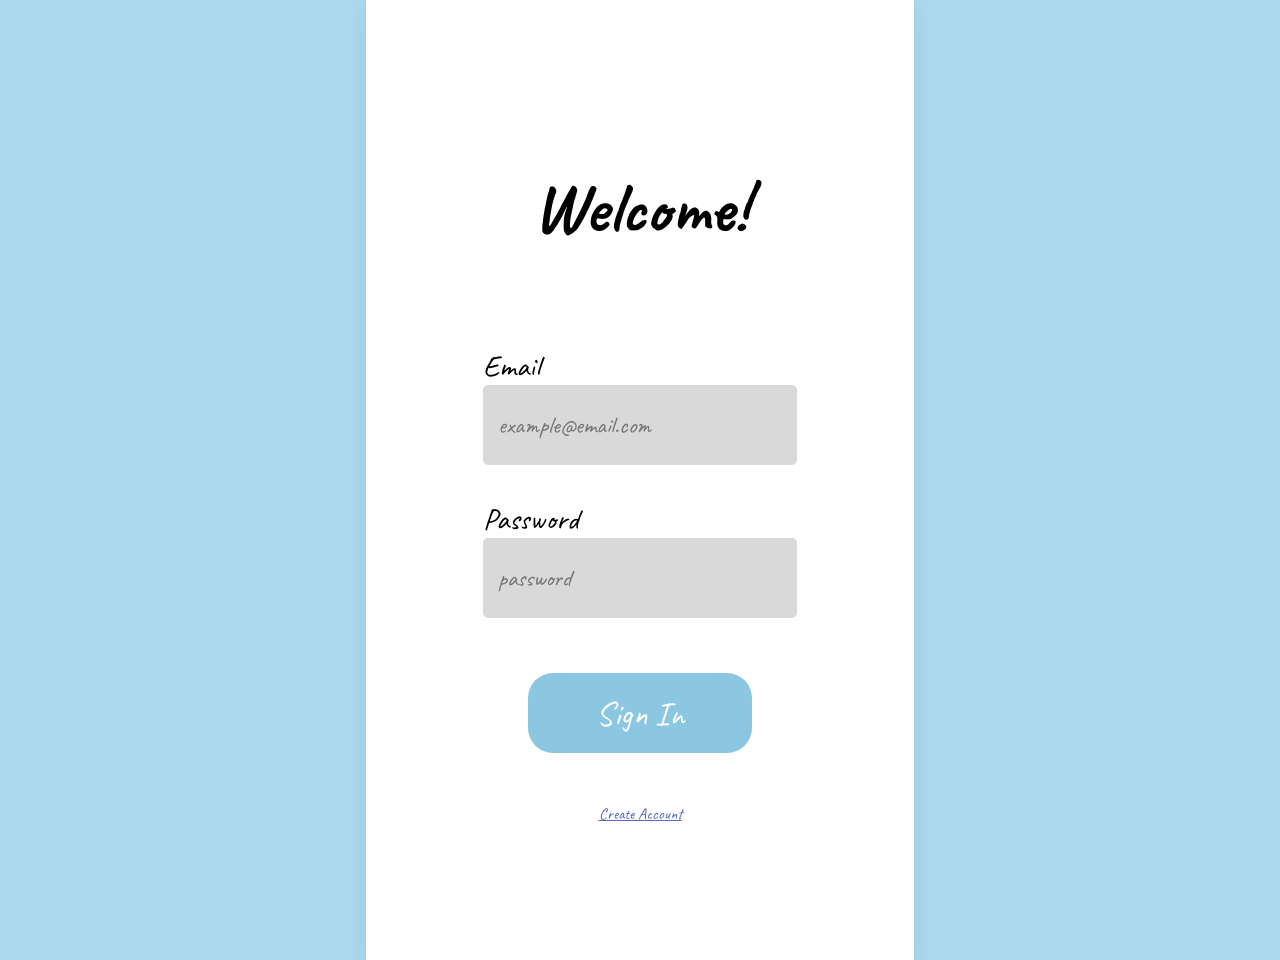
<file: src/pages/contactPage.html>
<!doctype html>
<html lang="en">
<head>
  <meta charset="utf-8">
  <meta name="viewport" content="width=device-width, initial-scale=1">
  <title> Individual Contact</title>
  <link rel="stylesheet" href="../assets/fonts.css">
  <link rel="stylesheet" href="../styles/contact.css">
</head>

<body class="contact-page">
  <div class="screen-card">
    <div class="header">
      <a class="back-button" id="backButton" href="homePage.html" aria-label="Back to home page">Back</a>
      <a class="edit-button" href="editPage.html" aria-label="Edit contact">
        <img src="../assets/Edit.png" alt="Edit" width="30" height="30">
      </a>
    </div>

    <div class="form-body">
      <div class="contact-name" id="contactName">Loading contact...</div>

      <div class="info-row">
        <span class="info-label">Phone Number:</span>
        <span class="info-value" id="numberInput">Loading...</span>
      </div>

      <div class="info-row email-row">
        <span class="info-label">Email:</span>
        <span class="info-value" id="emailInput">Loading...</span>
      </div>

      <div class="info-row date-block">
        <span class="info-label">Date Created:</span>
        <span class="info-value" id="dateCreated">Loading...</span>
      </div>

    </div>
  </div>
  <script src="../js/contact.js"></script>
</body>
</html>
</file>
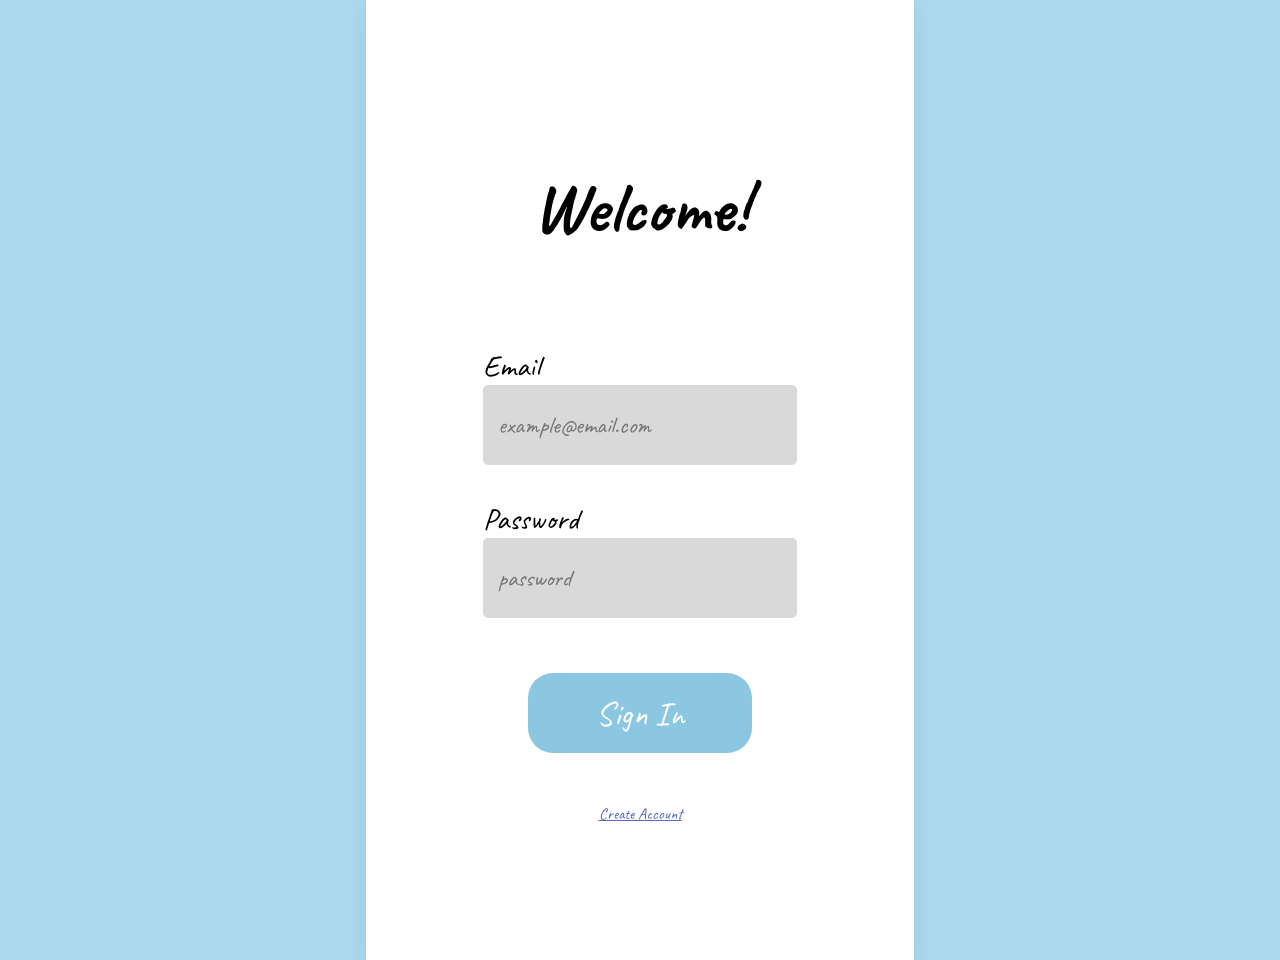
<file: src/pages/homePage.html>
<!--AI-assisted: Initial implementation suggested by Google Gemini (reviewed and modified)-->
<!DOCTYPE html>
<html lang="en">
    <head>
        <meta charset="UTF-8">
        <meta name="viewport" content="width=device-width, initial-scale=1.0">
        <title>Home Page</title>
        <link rel="stylesheet" href="../assets/fonts.css">
        <link rel="stylesheet" href="../styles/home.css">
    </head>
    <body>
            <div class="container">
                <!--Search bar--> 
                <header class="top-bar">
                    <div class="search-wrapper">
                        <img src="../assets/search.png" alt="Search" class="search-icon" width="30" height="30">
                        <input type="search" id="searchInput" class="search-box" placeholder="Search">
                    </div>
                    <a href="#" id="addContactBtn" class="add-btn" aria-label="Add contact">+</a>
                </header>

                <!--User Profile Banner-->
                <div class="profile-banner">
                <div class="profile-info">
                    <span class="star-icon">★</span>
                    <span id="userNameDisplay" class="user-name">Your Name</span>
                </div>
                <a href="contactPage.html" class="arrow-btn" aria-label="View profile">&gt;</a>
                </div>

                <!--Section Header-->
                <div class="section-header">
                <h2>Contacts</h2>
                </div>

                <!--Scrollable Contact List-->
                <div id="contactList" class="contacts-list"></div>
            </div>
    <script src="../js/home.js"></script>
    </body>
</html>
</file>
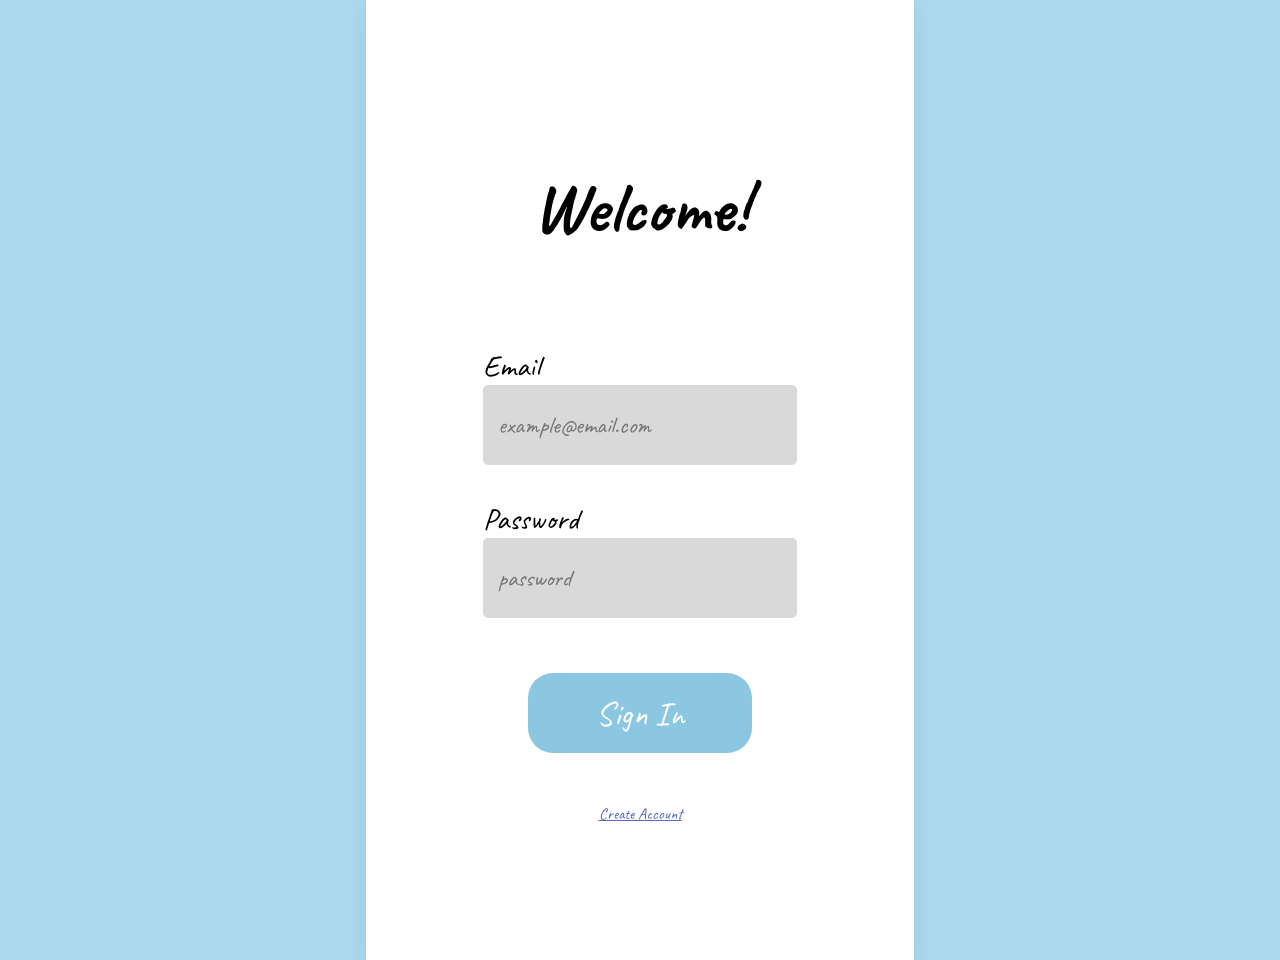
<file: src/pages/loginPage.html>
<!DOCTYPE html>
<html lang="en">
    <head>
        <meta charset="utf-8">
        <meta name="viewport" content="width=device-width, initial-scale=1">
        <title>Contact App</title>
    
        <link rel="stylesheet" href="../styles/login.css">
        <link rel="stylesheet" href="../assets/fonts.css">
    </head>
    <body>

        <div class="white-container">
            <div class="header">
                <h2>Welcome!</h2>
            </div>

            <!-- Required user information input boxes -->
            <div class="text-input">
                <label for="login-email-box">Email</label>
                <input type="text" id="login-email-box" name="email" placeholder="example@email.com">
            </div>

            <div class="text-input">
                <label for="login-password-box">Password</label>
                <input type="password" id="login-password-box" name="password" placeholder="password">
            </div>

            <!-- Appears if a box is left blank or incorrect user credentials -->
            <p id="incorrect-login-alert">Incorrect username or password.</p>

            <button class="submit-button" onclick="loginValidation()">Sign In</button>
            <p class="page-link"><a href="signupPage.html">Create Account</a></p>

        </div>

        <script src="../js/login.js"></script>

    </body>
</html>
</file>
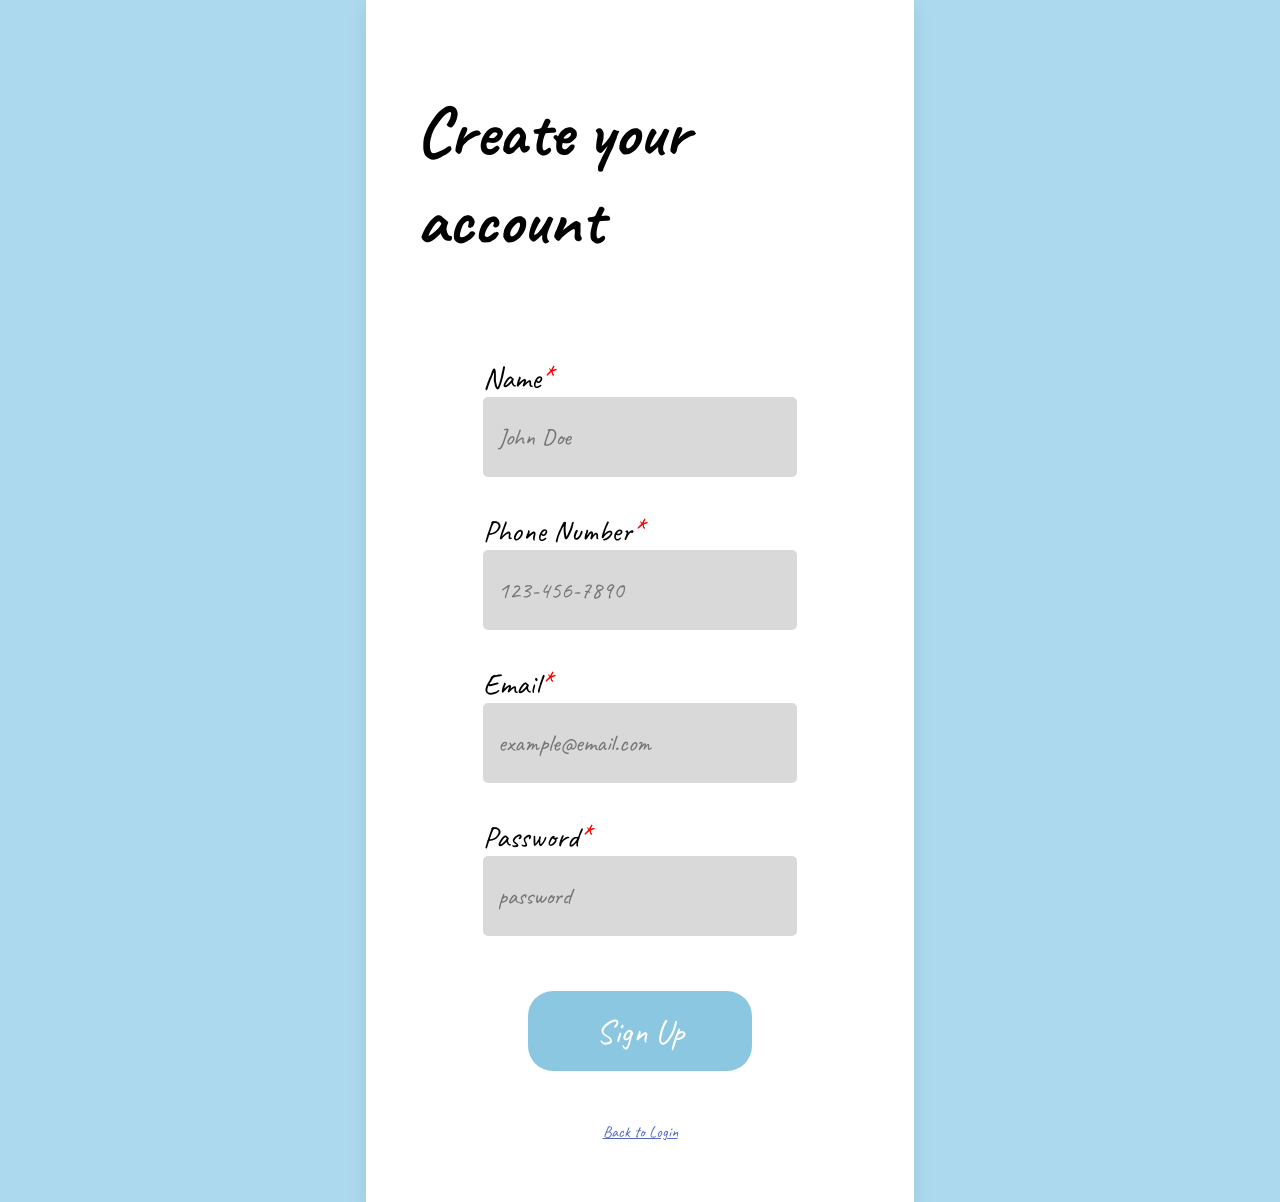
<file: src/pages/signupPage.html>
<!DOCTYPE html>
<html lang="en">
    <head>
        <meta charset="utf-8">
        <meta name="viewport" content="width=device-width, initial-scale=1">
        <title>Contact App</title>
    
        <link rel="stylesheet" href="../styles/login.css">
        <link rel="stylesheet" href="../assets/fonts.css">
    </head>
    <body>

        <div class="white-container">
            <div class="header">
                <h2>Create your account</h2>
            </div>

            <!-- Required user information input boxes -->
            <div class="text-input">
                <label for="name-box">Name<span style="color: red;">*</span></label>
                <input type="text" id="name-box" name="name" placeholder="John Doe">
            </div>

            <div class="text-input">
                <label for="phoneNum-box">Phone Number<span style="color: red;">*</span></label>
                <input type="text" id="phoneNum-box" name="phoneNumber" placeholder="123-456-7890">
            </div>

            <div class="text-input">
                <label for="signup-email-box">Email<span style="color: red;">*</span></label>
                <input type="text" id="signup-email-box" name="email" placeholder="example@email.com">
            </div>

            <div class="text-input">
                <label for="signup-password-box">Password<span style="color: red;">*</span></label>
                <input type="text" id="signup-password-box" name="password" placeholder="password">
            </div>

            <!-- Appears if a box is left blank; changes to a success alert if account created successfully -->
            <p id="signup-alert">Fill out all required fields.</p>

            <button class="submit-button" onclick="createAccount()">Sign Up</button>
            <p class="page-link"><a href="loginPage.html">Back to Login</a></p>

        </div>

        <script src="../js/signup.js"></script>

    </body>
</html>
</file>
<file: src/assets/fonts.css>
@import url('https://fonts.googleapis.com/css2?family=Caveat&display=swap');

@font-face {
  font-family: "SF Pro";
  font-style: normal;
  font-weight: 510;
  src: url("https://static.figma.com/font/SF-Pro_1") format("woff2");
}

@font-face {
  font-family: "Inter";
  font-style: normal;
  font-weight: 400;
  src: url("https://static.figma.com/font/Inter_1") format("woff2");
}

@font-face {
  font-family: "Inter";
  font-style: normal;
  font-weight: 500;
  src: url("https://static.figma.com/font/Inter_1") format("woff2");
}
</file>
<file: src/styles/contact.css>
body.contact-page {
    margin: 0;
    background: #acd9ee;
    font-family: "Caveat", cursive;
    min-height: 100vh;
    display: flex;
    justify-content: center;
}

.contact-page .screen-card {
    position: relative;
    background: #FFF8C8;
    width: 40%;
    max-width: 764px;
    min-height: 100vh;
    height: auto;
    display: flex;
    flex-direction: column;
    overflow: hidden;
    box-shadow: 0 8px 20px rgba(0, 0, 0, 0.08);
}

.contact-page .screen-card::before {
    content: "";
    position: absolute;
    inset: 0;
    background: repeating-linear-gradient(
        to bottom,
        transparent 0,
        transparent 60px,
        rgba(0, 0, 0, 0.10) 60px,
        rgba(0, 0, 0, 0.10) 62px
    );
    pointer-events: none;
}

.contact-page .header {
    position: relative;
    z-index: 1;
    background: #8cc7e2;
    height: 90px;
    display: flex;
    align-items: center;
    justify-content: space-between;
    padding: 0 24px;
    flex-shrink: 0;
}

.contact-page .back-button {
    background: none;
    border: none;
    cursor: pointer;
    text-decoration: none;
    font-family: "Caveat", cursive;
    font-weight: 600;
    font-size: 28px;
    color: black;
    display: inline-flex;
    align-items: center;
    justify-content: center;
    gap: 6px;
    min-width: 100px;
    height: 40px;
    padding: 0;
    line-height: 1;
    margin-top: 16px;
}

.contact-page .back-button::before {
    content: "^";
    display: inline-block;
    font-size: 50px;
    transform: rotate(270deg);
    line-height: 2;
}

.contact-page .form-body {
    position: relative;
    z-index: 1;
    display: flex;
    flex-direction: column;
    gap: 70px;
    padding: 70px 26px 10px 60px;
    flex: 1;
    padding-bottom: 80px;
}

.contact-page .contact-name {
    font-family: "Caveat", cursive;
    font-size: 52px;
    font-weight: 600;
    color: #000;
    margin-top: 30px;
}

.contact-page .info-row {
    display: flex;
    align-items: baseline;
    gap: 6px;
    width: 100%;
    font-family: "Caveat", cursive;
    font-size: 34px;
    color: black;
    line-height: 1.4;
}

.contact-page .email-row {
    gap: 2px;
}

.contact-page .phone-row,
.contact-page .date-block {
    gap: 6px;
}

.contact-page .info-label {
    min-width: 150px;
    font-weight: 600;
}

.contact-page .email-row .info-label {
    min-width: 100px;
}

.contact-page .info-value {
    font-weight: 500;
    color: #000;
}

.contact-page .email-row .info-value {
    transform: translateX(-20px);
}

.contact-page .date-block {
    margin-bottom: 80px;
    align-items: baseline;
}

.contact-page .edit-button {
    background: none;
    border: none;
    cursor: pointer;
    color: #000;
    display: inline-flex;
    align-items: center;
    justify-content: center;
    width: 40px;
    height: 40px;
    padding: 0;
    opacity: 1;
}

.contact-page .edit-button:hover {
    opacity: 0.5;
}

.contact-page a.edit-button {
    text-decoration: none;
}

@media (max-width: 1190px) {
    body.contact-page {
        background: #acd9ee;
    }

    .contact-page .screen-card {
        width: 50%;
        max-width: 100%;
        min-height: 100vh;
        box-shadow: none;
    }

    .contact-page .header {
        background: #8cc7e2;
        height: 80px;
        padding: 18px 20px 0;
        box-shadow: none;
    }

    .contact-page .back-button {
        margin-top: -1px;
        font-size: 24px;
    }

    .contact-page .form-body {
        gap: 90px;
        padding: 85px 18px 40px 18px;
    }

    .contact-page .contact-name {
        font-size: 42px;
        margin-top: 10px;
    }

    .contact-page .info-row {
        font-size: 28px;
        gap: 4px;
        line-height: 1.3;
    }

    .contact-page .info-label {
        min-width: 0;
    }

    .contact-page .email-row .info-label {
        min-width: 0;
    }

    .contact-page .email-row .info-value {
        transform: translateX(0);
        min-width: 0;
    }

    .contact-page .date-block {
        margin-bottom: 20px;
    }
}

@media (max-width: 714px) {
    body.contact-page {
        background: #FFF8C8;
    }

    .contact-page .screen-card {
        width: 100%;
        max-width: 100%;
        min-height: 100vh;
        box-shadow: none;
    }

    .contact-page .header {
        background: #8cc7e2;
        height: 80px;
        padding: 18px 20px 0;
        box-shadow: none;
    }

    .contact-page .back-button {
        margin-top: -1px;
        font-size: 24px;
    }

    .contact-page .form-body {
        gap: 90px;
        padding: 85px 18px 40px 18px;
    }

    .contact-page .contact-name {
        font-size: 42px;
        margin-top: 10px;
    }

    .contact-page .info-row {
        font-size: 28px;
        gap: 4px;
        line-height: 1.3;
    }

    .contact-page .info-label {
        min-width: 0;
    }

    .contact-page .email-row .info-label {
        min-width: 0;
    }

    .contact-page .email-row .info-value {
        transform: translateX(0px);
        min-width: 0;
    }

    .contact-page .date-block {
        margin-bottom: 20px;
    }
}
</file>
<file: src/styles/home.css>
/*AI-assisted: Initial implementation suggested by Google Gemini (reviewed and modified)*/
body { 
    background-color: #acd9ee;
    font-family: "Caveat", cursive;
    margin: 0;
    display: flex;
    justify-content: center;
    height: 100vh;
    overflow: hidden;
}

.container {
    background: #FFFFFF;
    height: 100vh;
    width: calc(35vw + 100px);
    display: flex;
    flex-direction: column;
}

.top-bar {
    background: #FFFFFF;
    display: flex;
    align-items: center;
    padding: 16px 20px;
    gap: 14px;
}

.search-wrapper {
    position: relative;
    flex: 1;
    display: flex;
    align-items: center;
}

.search-icon {
    position: absolute;
    left: 12px;
    width: 16px;
    height: 16px;
    object-fit: contain;
    pointer-events: none;
    opacity: 0.6;
}

.search-box {
    background: #D9D9D9;
    border: none;
    border-radius: 20px;
    padding: 8px 16px 8px 36px;
    font-family: "Inter", sans-serif;
    font-size: 16px;
    outline: none;
    color: #333;
    width: 100%;
    box-sizing: border-box;
}

.search-box::placeholder {
    color: #4f4f4f;
}

.add-btn {
    font-size: 45px;
    font-weight: 300;
    line-height: 1;
    color: black;
    text-decoration: none;
    cursor: pointer;
    user-select: none;
}

.profile-banner {
    background: #6ec0ea;
    display: flex;
    align-items: center;
    justify-content: space-between;
    padding: 22px 20px;
}

.profile-info {
    display: flex;
    align-items: center;
    gap: 14px;
}

.star-icon {
    font-size: 28px;
    color: #fff1a8;
    line-height: 1;
}

.user-name {
    font-size: 30px;
    font-weight: 510;
    color: black;
}

.section-header {
    background: #FFFFFF;
    padding: 24px 20px 14px;
}

.section-header h2 {
    margin: 0; 
    font-size: 34px;
    font-weight: 510;
    color: black;
}

.contacts-list {
    background: #fdf5c8;
    flex: 1;
    overflow-y: auto;
    min-height: 0;
    border-top: 1px solid #ebdca3;
}

.contact-item {
    display: flex;
    align-items: center;
    justify-content: space-between;
    height: 52px;
    padding: 0 20px;
    border-bottom: 1px solid #ebdca3;
}

.contact-name {
    font-size: 24px;
    font-weight: 510;
    color: black;
}

/* Navigation Arrow Links */
.arrow-btn {
    font-size: 34px;
    font-weight: 510;
    color: black;
    text-decoration: none;
    padding: 0 4px;
    user-select: none;
}

@media (max-width: 714px) {
    body{
        background: #FFF8C8;
    }

    .container{
        width: 100%;
        max-width: 100%;
        min-height: 100vh;
        box-shadow: none;
    }
}
</file>
<file: src/styles/login.css>
body {
    background-color: #acd9ee;
    font-family: "Caveat", cursive;
    margin: 0;
    display: flex;
    justify-content: center;
}

/* Main page container */
.white-container {
    margin: 0;
    display: flex;
    flex-direction: column;
    justify-content: center;
    align-items: center;
    gap: 35px;
    position: relative;

    min-height: 100vh;
    width: 35vw;
    padding: 30px 50px;

    background-color: #FFFFFF;
    box-shadow: 0 8px 20px rgba(0, 0, 0, 0.08);
}

/* User input boxes */
.text-input {
    width: 70%;
}

.text-input label {
    font-size: 30px;
}

.text-input input {
    box-sizing: border-box;
    height: 80px;
    width: 100%;
    padding-left: 12px;

    border-radius: 5px;
    border: solid;
    border-color: #d9d9d9;

    background-color: #D9D9D9;
    font-family: "Caveat", cursive;
    font-size: 24px;
}

.submit-button {
    height: 80px;
    width: 50%;
    margin-top: 20px;
    padding: 15px;
    text-align: center;
    
    border-radius: 25px;
    border: none;

    background-color: #8CC7E2;
    font-family: "Caveat", cursive;
    font-size: 34px;
    color: #FFFFFF;
}

.header h2 {
    margin-bottom: 60px;
    font-size: 70px;
}

/* Hover functionality and link styling */
.page-link {
    margin-bottom: 30px;
}

.page-link a {
    color: #546AC0;
}

.submit-button a {
    text-decoration: none;
    color: #FFFFFF;
}

.submit-button:hover {
    background-color: #546AC0;
}

/* Error messages, stay hidden until user leaves box blank */
#incorrect-login-alert {
    display: none; 
    position: absolute;

    color: red;
    font-size: 24px;
    margin: 0;

    top: calc(50% + 150px);
}

#signup-alert {
    display: none;
    margin: -15px 0 0;

    color: red;
    font-size: 24px;
}


/* Responsive styling for mobile devices like phones */
@media (max-width: 714px){
    body {
        background-color: #FFFFFF;
    }

    .white-container{
        width: 100%;
        max-width: 100%;
        min-height: 100vh;
        box-shadow: none;
    }

    .text-input label {
        padding-right: 20px;  
    }

    .text-input input {
        width: 100%;
        height: 60px;
        font-size: 20px;
    }

    .submit-button {
        font-size: 34px;
        height: 70px;
        width: 180px;
    }

}
</file>
